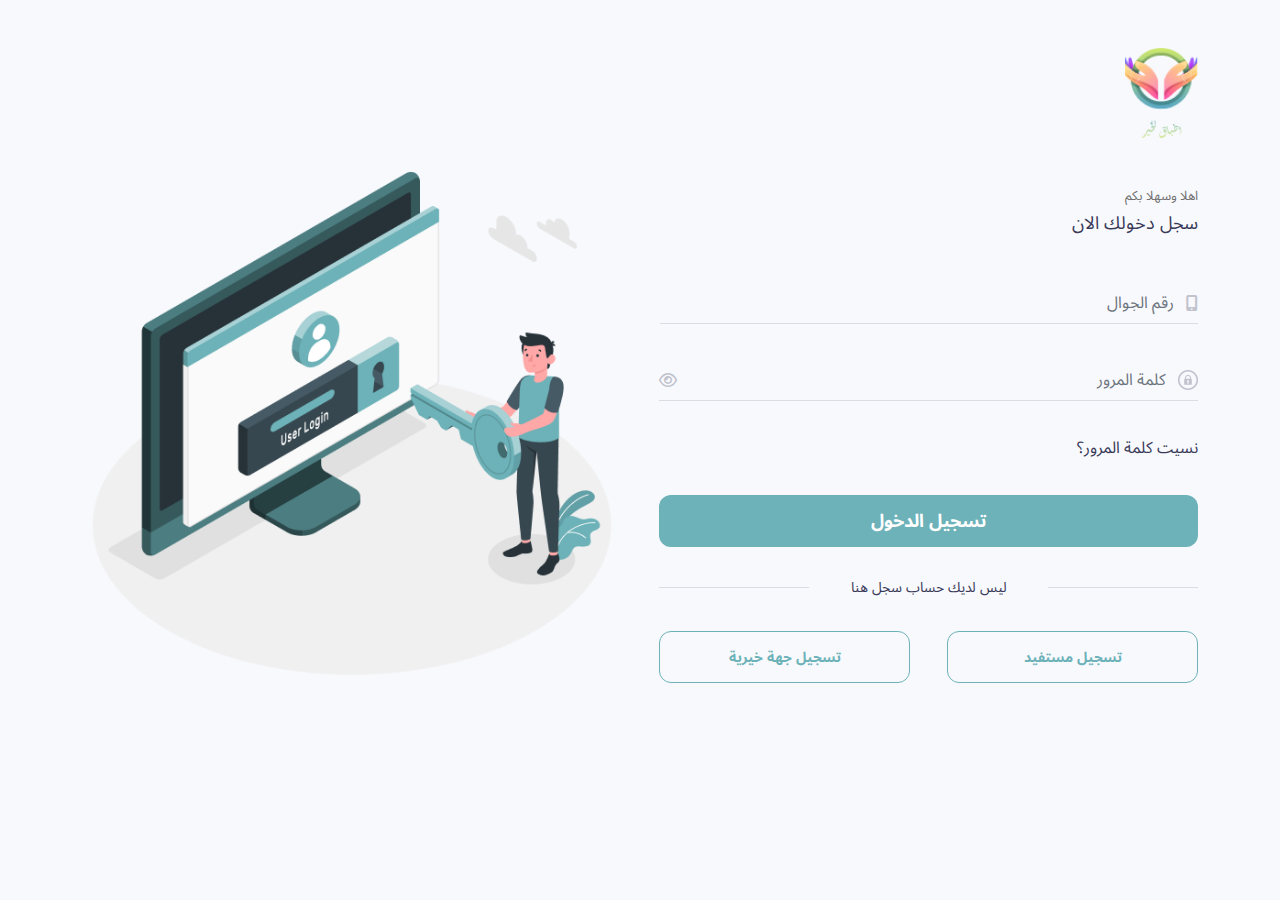
<file: index.html>
<!DOCTYPE html>
<html dir="rtl">

<head>
    <meta charset="UTF-8">
    <meta http-equiv="X-UA-Compatible" content="IE=edge">
    <meta name="viewport" content="width=device-width, initial-scale=1.0">
    <title>Login</title>
    <!-- import css bootstrap -->
    <link rel="stylesheet" href="css/bootstrap.min.css">
    <!--  Font Awesome Library -->
    <link rel="stylesheet" href="css/all.min.css">
    <!-- Main Style CSS File -->
    <link rel="stylesheet" href="css/style.css">
</head>

<body>
    <!-- Start header -->
    <header>
        <div class="container">
            <img src="images/logo.png" alt="" class="pt-5 logo">
        </div>
    </header>
    <!-- End header -->
    <!-- Start login form-->
    <section>
        <div class="container">
            <div class="login row">
                <div class="login-form col-lg-6">
                    <p class="pt-5 mb-0">اهلا وسهلا بكم</p>
                    <p class="mt-2">سجل دخولك الان</p>
                    <form action="">
                        <div class="input-group mt-5">
                            <div class="phone-input">
                                <i class="fa-solid fa-mobile-screen-button"></i>
                                <input type="text" class="form-control w-100" placeholder="رقم الجوال"
                                    aria-label="phoneNumber" aria-describedby="addon-wrapping">
                            </div>

                            <div class="password-input">
                                <img src="images/password.svg" alt="">
                                <input type="password" class="form-control w-100" placeholder="كلمة المرور"
                                    aria-label="password" aria-describedby="addon-wrapping">
                                <i class="fa-regular fa-eye"></i>
                            </div>
                            <a href="#" class="forgot-password">نسيت كلمة المرور؟</a>
                            <input type="submit" class="submit" value="تسجيل الدخول">
                            <div class="register">
                                <div class="line"></div>
                                <a href="#">ليس لديك حساب سجل هنا</a>
                                <div class="line"></div>
                            </div>
                            <div class="register-as">
                                <a href="register page/register.html">تسجيل مستفيد</a>
                                <a href="#">تسجيل جهة خيرية</a>
                            </div>
                        </div>

                    </form>
                </div>
                <div class="login-img col-lg-6">
                    <img src="images/Login-amico (1) 1.png" alt="">
                </div>
            </div>
        </div>
    </section>
    <!-- End login form-->
    <!-- import js bootstrap -->
    <script src="js/bootstrap.bundle.min.js"></script>
</body>

</html>
</file>
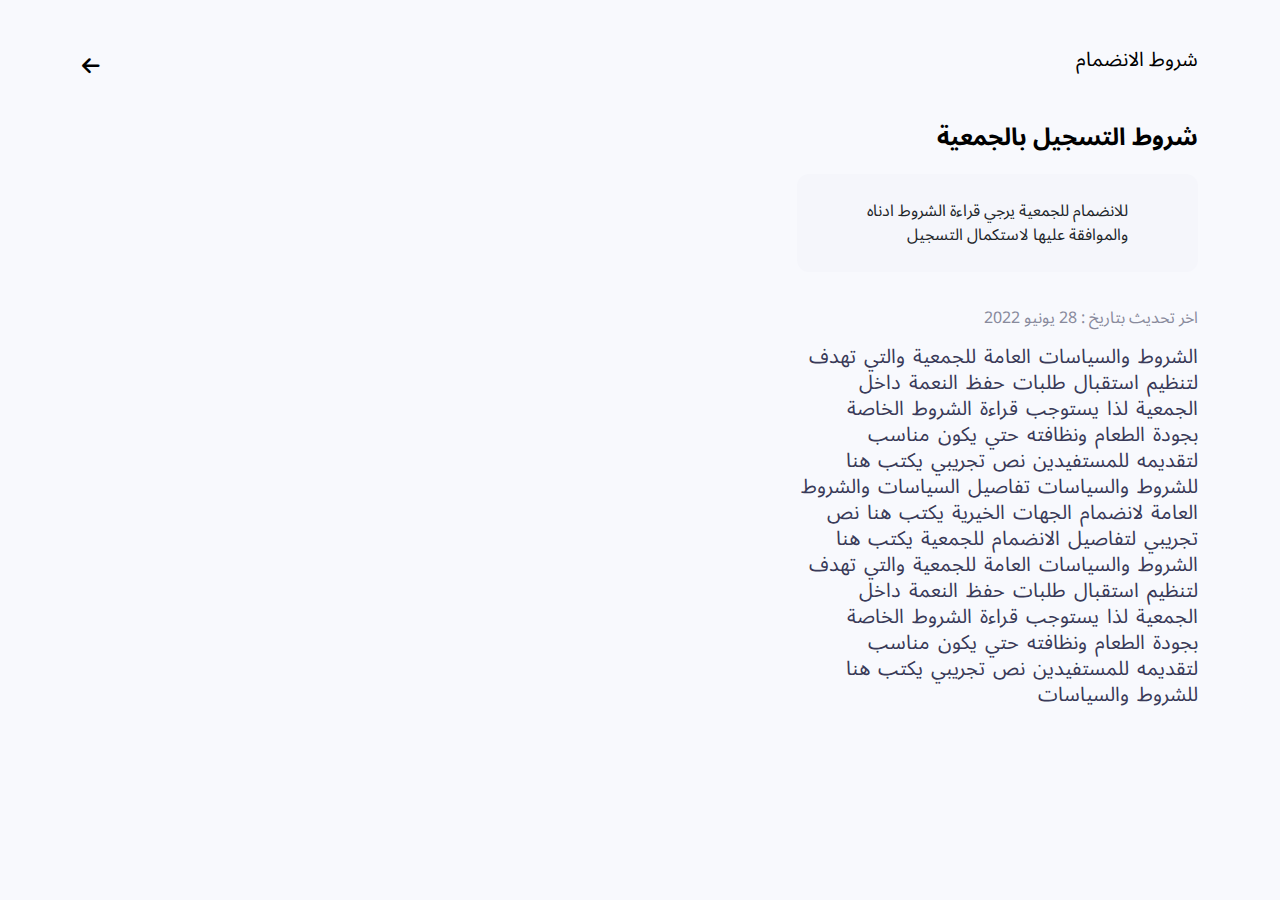
<file: Joining conditions page/joining-conditions.html>
<!DOCTYPE html>
<html dir="rtl">

<head>
    <meta charset="UTF-8">
    <meta http-equiv="X-UA-Compatible" content="IE=edge">
    <meta name="viewport" content="width=device-width, initial-scale=1.0">
    <title>joining conditions</title>
    <!-- import bootstrap css -->
    <link rel="stylesheet" href="../css/bootstrap.min.css">
    <!--  Font Awesome Library -->
    <link rel="stylesheet" href="../css/all.min.css">
    <!-- Main Style CSS File -->
    <link rel="stylesheet" href="joining-conditions.css">
</head>

<body>
    <div class="container">
        <div class="header-page pt-5">
            <p>شروط الانضمام</p>
            <a href="#"><i class="fa-solid fa-arrow-left"></i></a>
        </div>
        <h1 class="page-title">شروط التسجيل بالجمعية</h1>
        <div class="read-conditions">
            <p>للانضمام للجمعية يرجي قراءة الشروط
                ادناه والموافقة عليها لاستكمال التسجيل</p>
        </div>
        <p class="last-update">اخر تحديث بتاريخ : 28 يونيو 2022</p>
        <p class="conditions-content">الشروط والسياسات العامة للجمعية والتي تهدف
            لتنظيم استقبال طلبات حفظ النعمة داخل الجمعية
            لذا يستوجب قراءة الشروط الخاصة بجودة الطعام
            ونظافته حتي يكون مناسب لتقديمه للمستفيدين
            نص تجريبي يكتب هنا للشروط والسياسات
            تفاصيل السياسات والشروط العامة لانضمام
            الجهات الخيرية يكتب هنا نص تجريبي لتفاصيل
            الانضمام للجمعية يكتب هنا
            الشروط والسياسات العامة للجمعية والتي تهدف
            لتنظيم استقبال طلبات حفظ النعمة داخل الجمعية
            لذا يستوجب قراءة الشروط الخاصة بجودة الطعام
            ونظافته حتي يكون مناسب لتقديمه للمستفيدين
            نص تجريبي يكتب هنا للشروط والسياسات
        </p>
    </div>
</body>

</html>
</file>
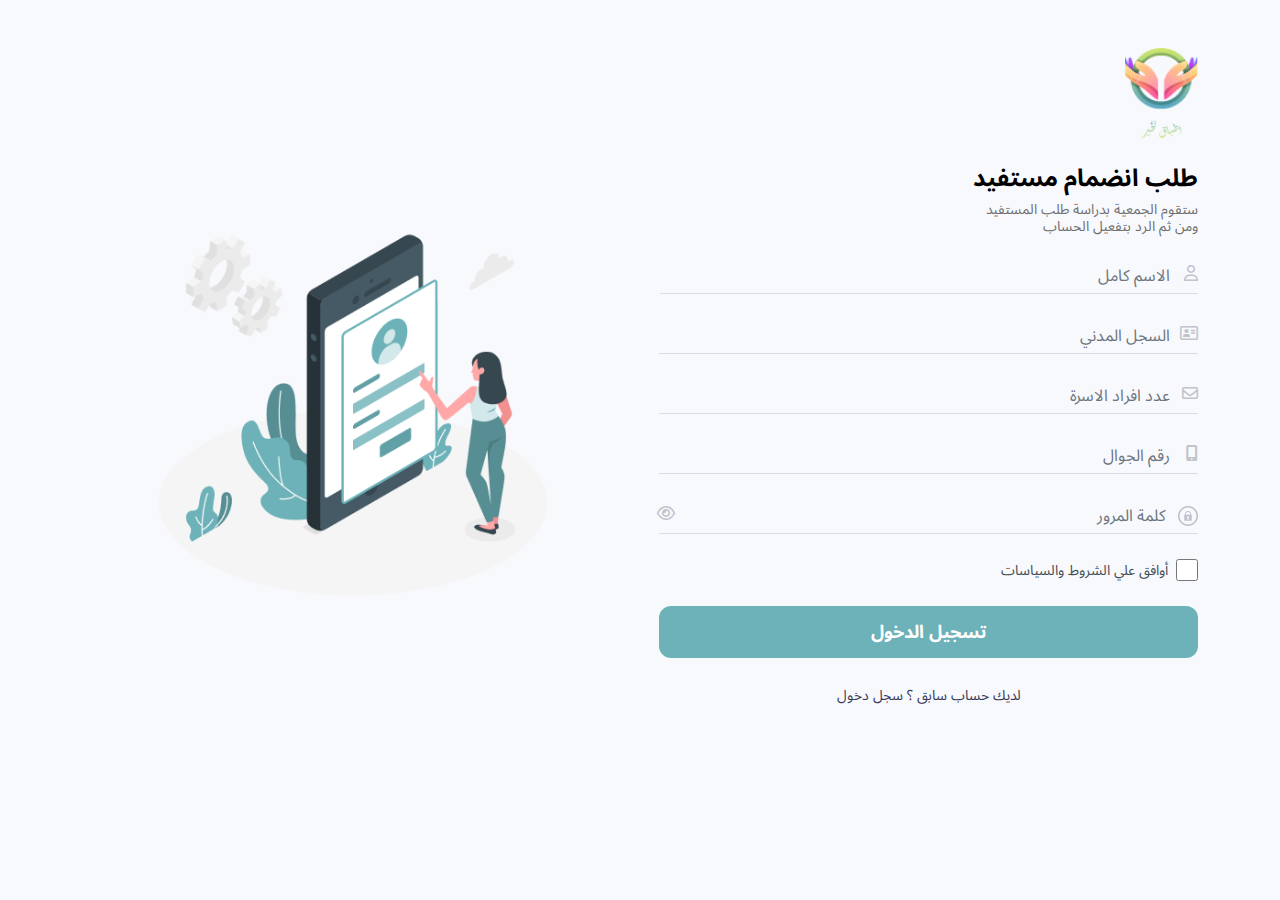
<file: register page/register.html>
<!DOCTYPE html>
<html dir="rtl">

<head>
    <meta charset="UTF-8">
    <meta http-equiv="X-UA-Compatible" content="IE=edge">
    <meta name="viewport" content="width=device-width, initial-scale=1.0">
    <title>register</title>
    <!-- import css bootstrap -->
    <link rel="stylesheet" href="../css/bootstrap.min.css">
    <!--  Font Awesome Library -->
    <link rel="stylesheet" href="../css/all.min.css">
    <!-- Main Style CSS File -->
    <link rel="stylesheet" href="register.css">
</head>

<body>
    <!-- Start header -->
    <header>
        <div class="container">
            <img src="../images/logo.png" alt="" class="pt-5 logo">
        </div>
    </header>
    <!-- End header -->
    <!-- Start login form-->
    <section>
        <div class="container">
            <div class="login row">
                <div class="login-form col-lg-6">
                    <p class="pt-4 mb-0">طلب انضمام مستفيد</p>
                    <p class="mt-2">ستقوم الجمعية بدراسة طلب المستفيد<br>
                        ومن ثم الرد بتفعيل الحساب</p>
                    <form action="">
                        <div class="input-group mt-4">

                            <div class="full-name-input">
                                <i class="fa-regular fa-user"></i>
                                <input type="text" class="form-control w-100" placeholder="الاسم كامل"
                                    aria-label="FullName" aria-describedby="addon-wrapping">
                            </div>

                            <div class="civil-registry-input">
                                <i class="fa-regular fa-address-card"></i>
                                <input type="text" class="form-control w-100" placeholder="السجل المدني"
                                    aria-label="CivilRegistry" aria-describedby="addon-wrapping">
                            </div>

                            <div class="family-number-input">
                                <i class="fa-regular fa-envelope"></i>
                                <input type="text" class="form-control w-100" placeholder="عدد افراد الاسرة"
                                    aria-label="FamilyNumber" aria-describedby="addon-wrapping">
                            </div>

                            <div class="phone-input">
                                <i class="fa-solid fa-mobile-screen-button"></i>
                                <input type="text" class="form-control w-100" placeholder="رقم الجوال"
                                    aria-label="phoneNumber" aria-describedby="addon-wrapping">
                            </div>

                            <div class="password-input">
                                <img src="../images/password.svg" alt="">
                                <input type="password" class="form-control w-100" placeholder="كلمة المرور"
                                    aria-label="password" aria-describedby="addon-wrapping">
                                <i class="fa-regular fa-eye"></i>
                            </div>
                            <div class="checkbox-agree">
                                <input type="checkbox" id="agree">
                                <label for="agree" class="me-2 agree-label">أوافق علي الشروط والسياسات</label>
                            </div>
                            <input type="submit" class="submit" value="تسجيل الدخول">
                            <div class="register">
                                <a href="../index.html">لديك حساب سابق ؟ سجل دخول</a>
                            </div>
                        </div>

                    </form>
                </div>
                <div class="login-img col-lg-6">
                    <img src="../images/Mobile login-amico (1) 1.png" alt="">
                </div>
            </div>
        </div>
    </section>
    <!-- End login form-->
</body>

</html>
</file>
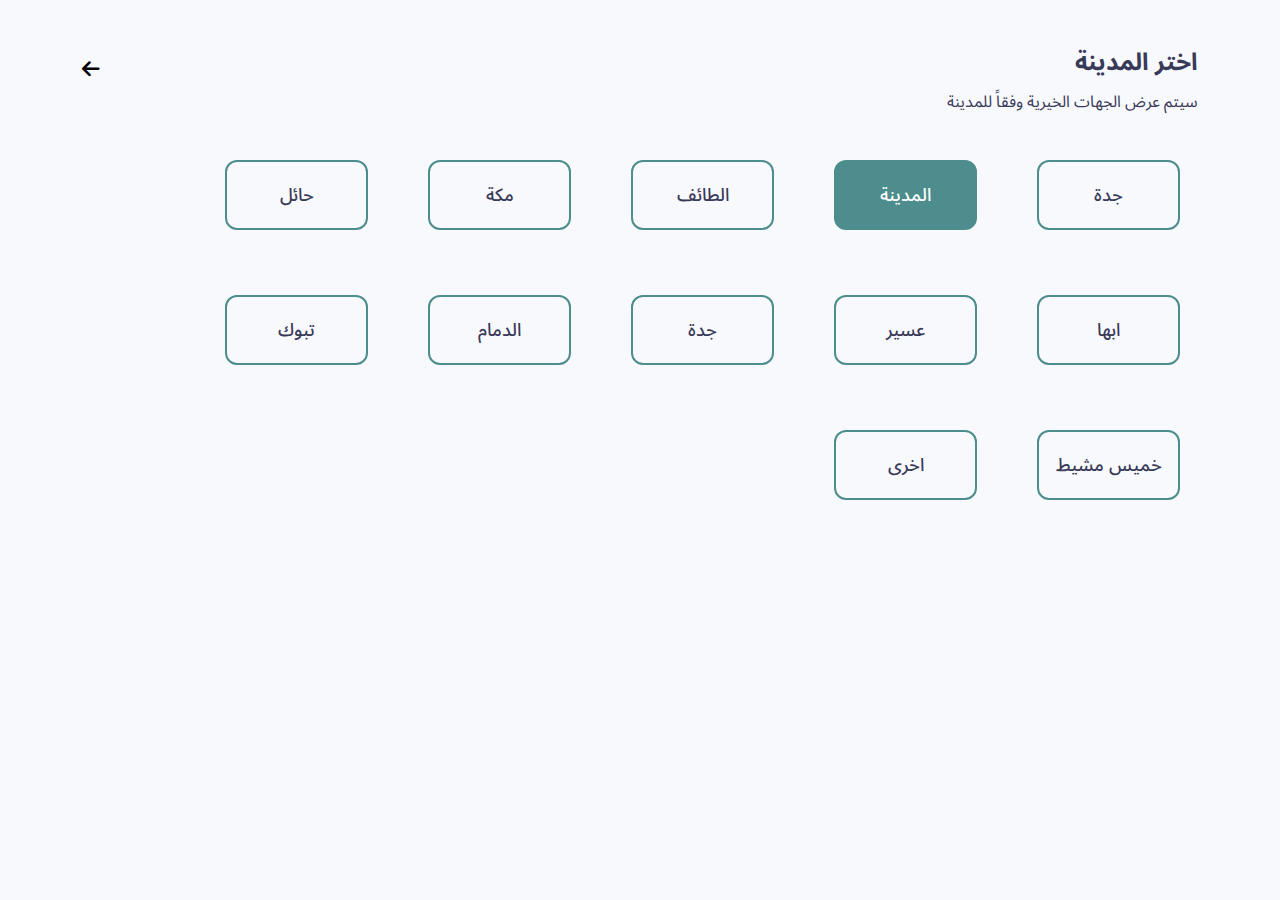
<file: select country page/select-country.html>
<!DOCTYPE html>
<html dir="rtl">
<head>
    <meta charset="UTF-8">
    <meta http-equiv="X-UA-Compatible" content="IE=edge">
    <meta name="viewport" content="width=device-width, initial-scale=1.0">
    <title>select country</title>
    <!-- import css bootstrap -->
    <link rel="stylesheet" href="../css/bootstrap.min.css">
    <!--  Font Awesome Library -->
    <link rel="stylesheet" href="../css/all.min.css">
    <!-- Main Style CSS File -->
    <link rel="stylesheet" href="select-country.css">
</head>
<body>
        <div class="container">
            <div class="header-page pt-5">
                <p>اختر المدينة</p>
                <a href="#"><i class="fa-solid fa-arrow-left"></i></a>
            </div>
            <p class="page-title">سيتم عرض الجهات الخيرية وفقاً للمدينة</p>
            <div class="modal fade" id="exampleModalToggle" aria-hidden="true" aria-labelledby="exampleModalToggleLabel"
                tabindex="-1">
                <div class="modal-dialog modal-dialog-centered">
                    <div class="modal-content">
                        <div class="modal-header">
                            <h1 class="modal-title fs-5" id="exampleModalToggleLabel">اختر الحي</h1>
                            <button type="button" class="btn-close" data-bs-dismiss="modal" aria-label="Close"></button>
                        </div>
                        <div class="modal-body">
                            <ul>
                                <li>حي الرويس</li>
                                <li>حي الربوة</li>
                                <li>حي الفيحاء</li>
                                <li>حي الروضة</li>
                            </ul>
                        </div>
                        <div class="modal-footer">
                            <button class="btn" data-bs-target="#exampleModalToggle2" data-bs-toggle="modal"> 
                                تحديد</button>
                        </div>
                    </div>
                </div>
            </div>
            <div class="modal fade" id="exampleModalToggle2" aria-hidden="true" aria-labelledby="exampleModalToggleLabel2"
                tabindex="-1">
                <div class="modal-dialog modal-dialog-centered">
                    <div class="modal-content">
                        <div class="modal-header">
                            <h1 class="modal-title fs-5" id="exampleModalToggleLabel2">Modal 2</h1>
                            <button type="button" class="btn-close" data-bs-dismiss="modal" aria-label="Close"></button>
                        </div>
                        <div class="modal-body">
                            Hide this modal and show the first with the button below.
                        </div>
                        <div class="modal-footer">
                            <button class="btn btn-primary" data-bs-target="#exampleModalToggle" data-bs-toggle="modal">Back to
                                first</button>
                        </div>
                    </div>
                </div>
            </div>
            
            <ul class="city row mt-5">
                <a class="col-6 col-lg-2 col-md-4"  data-bs-target="#exampleModalToggle" data-bs-toggle="modal" href="#"> <li class=""> جدة </li> </a>
                <a class="col-6 col-lg-2 col-md-4  active"  data-bs-target="#exampleModalToggle" data-bs-toggle="modal" href="#"><li> المدينة </li></a>
                <a class="col-6 col-lg-2 col-md-4" href="#" data-bs-target="#exampleModalToggle" data-bs-toggle="modal" ><li class=""> الطائف </li></a>
                <a class="col-6 col-lg-2 col-md-4" href="#" data-bs-target="#exampleModalToggle" data-bs-toggle="modal" ><li class=""> مكة </li></a>
                <a class="col-6 col-lg-2 col-md-4" href="#" data-bs-target="#exampleModalToggle" data-bs-toggle="modal" ><li class=""> حائل </li></a>
                <a class="col-6 col-lg-2 col-md-4" href="#" data-bs-target="#exampleModalToggle" data-bs-toggle="modal" ><li class=""> ابها </li></a>
                <a class="col-6 col-lg-2 col-md-4" href="#" data-bs-target="#exampleModalToggle" data-bs-toggle="modal" ><li class=""> عسير </li></a>
                <a class="col-6 col-lg-2 col-md-4" href="#" data-bs-target="#exampleModalToggle" data-bs-toggle="modal" ><li class=""> جدة </li></a>
                <a class="col-6 col-lg-2 col-md-4" href="#" data-bs-target="#exampleModalToggle" data-bs-toggle="modal" ><li class=""> الدمام </li></a>
                <a class="col-6 col-lg-2 col-md-4" href="#" data-bs-target="#exampleModalToggle" data-bs-toggle="modal" ><li class=""> تبوك </li></a>
                <a class="col-6 col-lg-2 col-md-4" href="#" data-bs-target="#exampleModalToggle" data-bs-toggle="modal" ><li class=""> خميس مشيط </li></a>
                <a class="col-6 col-lg-2 col-md-4" href="#" data-bs-target="#exampleModalToggle" data-bs-toggle="modal" ><li class=""> اخرى </li></a>
            </ul>
        </div>
        <script src="../js/bootstrap.bundle.min.js"></script>
        <script src="../js/main.js"></script>
</body>
</html>
</file>
<file: css/style.css>
/* import "Noto Sans Arabic" font */
@import url("https://fonts.googleapis.com/css2?family=Alexandria:wght@100;200;300;400;500;600;700;800;900&family=Cairo:wght@200;300;400;500;700;800;900&family=Inter:wght@100;200;300;400;500;600;700;800;900&family=Mada:wght@200;300;400;500;600;700;900&family=Noto+Naskh+Arabic:wght@400;500;600;700&family=Noto+Sans+Arabic:wght@100;200;300;400;500;600;700&family=Open+Sans:ital,wght@0,300;0,400;0,500;0,600;0,700;0,800;1,800&family=Outfit:wght@100;200;300;400;500;600;700&display=swap");
/* Start Global Rules */
* {
  -moz-box-sizing: border-box;
  -webkit-box-sizing: border-box;
  box-sizing: border-box;
}
:root {
  --main-text-color: #393a58;
  --main-text-alt: #707070;
  --min-btn-color: #6cb2b8;
  --main-transition: 0.3s;
}
html {
  scroll-behavior: smooth;
}
body {
  margin: 0;
  padding: 0;
  font-family: "Noto Sans Arabic", sans-serif;
  background-color: #f8f9fd;
  height: 100vh;
}
ul {
  list-style: none;
  margin: 0;
  padding: 0;
}
a {
  text-decoration: none;
}
a:hover {
  color: var(--main-text-color);
}
/* End Global Rules */
/* Start login form */
.login-form > :first-child {
  font-weight: 400;
  font-size: 13px;
  line-height: 16px;
  color: var(--main-text-alt);
}
.login-form > :nth-child(2) {
  font-weight: 400;
  font-size: 18px;
  line-height: 22px;
  color: var(--main-text-color);
}
form {
  height: 421px;
  width: 538px;
}
form .input-group {
  display: flex;
  flex-direction: column;
}
.form-control {
  background-color: transparent !important;
  border: none;
  border-radius: 0px;
  transition: none !important;
  height: 42px;
}
.form-control:focus {
  box-shadow: none !important;
  border-color: var(--min-btn-color);
}

.phone-input,
.password-input {
  display: flex;
  justify-content: center;
  align-items: center;
  height: 42px;
  border-bottom: 1px solid rgba(57, 58, 88, 0.15);
  margin-bottom: 35px;
  position: relative;
}
.phone-input i,
.password-input i {
  color: #c1c3cd;
}
.password-input img {
  opacity: 0.5;
}
.forgot-password {
  color: var(--main-text-color);
  margin-bottom: 35px;
}
.submit {
  height: 52px;
  text-align: center;
  background: #6cb2b8;
  border-radius: 12px !important;
  color: white;
  font-weight: 700;
  font-size: 18px;
  border: none;
}
.register {
  display: flex;
  justify-content: space-between;
  align-items: center;
  margin-top: 30px;
}
.register a {
  color: var(--main-text-color);
  font-weight: 400;
  font-size: 14px;
  margin-bottom: 0;
}
.line {
  width: 150px;
  height: 1px;
  background-color: rgba(57, 58, 88, 0.15);
}
.register-as {
  display: flex;
  justify-content: space-between;
  align-items: center;
  margin-top: 33px;
}
.register-as a {
  display: flex;
  justify-content: center;
  align-items: center;
  height: 52px;
  width: 251px;
  border-radius: 12px;
  border: 1px solid #6cb2b8;
  border-radius: 12px;
  font-weight: 700;
  font-size: 14px;
  color: #6cb2b8;
}
.login-img img {
  width: 550px;
  height: 550px;
}
@media (max-width: 1199px) {
  .login-img {
    display: none;
  }
}
@media (max-width: 576px) {
  form {
    width: 90%;
    margin: 0 auto;
  }
  .line {
    width: 50px;
  }
  .register-as a {
    width: 145px;
  }
  .logo,.login-form>:first-child,.login-form>:nth-child(2){
    margin-right: 5%;
  }
}
/* End login form */
</file>
<file: Joining conditions page/joining-conditions.css>
/* import "Noto Sans Arabic" font */
@import url("https://fonts.googleapis.com/css2?family=Alexandria:wght@100;200;300;400;500;600;700;800;900&family=Cairo:wght@200;300;400;500;700;800;900&family=Inter:wght@100;200;300;400;500;600;700;800;900&family=Mada:wght@200;300;400;500;600;700;900&family=Noto+Naskh+Arabic:wght@400;500;600;700&family=Noto+Sans+Arabic:wght@100;200;300;400;500;600;700&family=Open+Sans:ital,wght@0,300;0,400;0,500;0,600;0,700;0,800;1,800&family=Outfit:wght@100;200;300;400;500;600;700&display=swap");
/* Start Global Rules */
* {
  -moz-box-sizing: border-box;
  -webkit-box-sizing: border-box;
  box-sizing: border-box;
}
:root {
  --main-text-color: #393a58;
  --main-text-alt: #707070;
  --min-btn-color: #6cb2b8;
  --main-transition: 0.3s;
}
html {
  scroll-behavior: smooth;
}
body {
  margin: 0;
  padding: 0;
  font-family: "Noto Sans Arabic", sans-serif;
  background-color: #f8f9fd;
  height: 100vh;
}
ul {
  list-style: none;
  margin: 0;
  padding: 0;
}
a {
  text-decoration: none;
}
a:hover {
  color: var(--main-text-color);
}
/* End Global Rules */

.header-page{
    display: flex;
    justify-content: space-between;
    align-items: center;
}
.header-page p{
    font-weight: 400;
    font-size: 20px;
    line-height: 24px;
    color: #000000;
}
.header-page i{
    font-size: 20px;
    color:#000000;
}
.page-title{
    font-weight: 700;
    font-size: 24px;
    line-height: 29px;
    color: #000000;
    margin-top: 35px;
}

.read-conditions{
    width: 401px;
    height: 98px;
    background: #F5F6FB;
    border-radius: 12px;
    display: flex;
    justify-content: center;
    align-items: center;
    padding: 30px 70px;
    margin-top: 22px;
}
.read-conditions>p{
    margin-bottom: 0;
}
.last-update{
    font-weight: 400;
    font-size: 16px;
    line-height: 19px;
    color: #888A9C;
    margin-top: 37px;
}
.conditions-content{
    width: 397px;
    height: auto;
    font-weight: 400;
    font-size: 20px;
    color: #393A58;
    word-spacing: 3px;
    line-height: 26px;
}
@media(max-width:576px){
    .conditions-content{
        width: 100%;
    }
    .page-title{
        text-align: center;
    }
    .header-page p{
        margin: 0 auto;
    }
    .read-conditions,.last-update{
        padding-right: 32px;
    }
    .conditions-content{
        padding-right: 36px;
    }
}
</file>
<file: register page/register.css>
/* import "Noto Sans Arabic" font */
@import url("https://fonts.googleapis.com/css2?family=Alexandria:wght@100;200;300;400;500;600;700;800;900&family=Cairo:wght@200;300;400;500;700;800;900&family=Inter:wght@100;200;300;400;500;600;700;800;900&family=Mada:wght@200;300;400;500;600;700;900&family=Noto+Naskh+Arabic:wght@400;500;600;700&family=Noto+Sans+Arabic:wght@100;200;300;400;500;600;700&family=Open+Sans:ital,wght@0,300;0,400;0,500;0,600;0,700;0,800;1,800&family=Outfit:wght@100;200;300;400;500;600;700&display=swap");
/* Start Global Rules */
* {
  -moz-box-sizing: border-box;
  -webkit-box-sizing: border-box;
  box-sizing: border-box;
}
:root {
  --main-text-color: #393a58;
  --main-text-alt: #707070;
  --min-btn-color: #6cb2b8;
  --main-transition: 0.3s;
}
html {
  scroll-behavior: smooth;
}
body {
  margin: 0;
  padding: 0;
  font-family: "Noto Sans Arabic", sans-serif;
  background-color: #f8f9fd;
  height: 100vh;
}
ul {
  list-style: none;
  margin: 0;
  padding: 0;
}
a {
  text-decoration: none;
}
a:hover {
  color: var(--main-text-color);
}
/* End Global Rules */
/* Start login form */
.login-form > :first-child {
  font-weight: 700;
  font-size: 24px;
  line-height: 29px;
  color: #000000;
}
.login-form > :nth-child(2) {
  font-weight: 400;
  font-size: 14px;
  line-height: 17px;
  text-align: right;
  color: var(--main-text-alt);
}
form {
  width: 538px;
}
form .input-group {
  display: flex;
  flex-direction: column;
}
.form-control {
  background-color: transparent !important;
  border: none;
  border-radius: 0px;
  transition: none !important;
  height: 35px;
}
.form-control:focus {
  box-shadow: none !important;
  border-color: var(--min-btn-color);
}
.civil-registry-input,
.family-number-input,
.full-name-input,
.phone-input,
.password-input {
  display: flex;
  justify-content: center;
  align-items: center;
  height: 35px;
  border-bottom: 1px solid rgba(57, 58, 88, 0.15);
  margin-bottom: 25px;
  position: relative;
}
.civil-registry-input i,
.family-number-input i,
.full-name-input i,
.phone-input i,
.password-input i {
  color: #c1c3cd;
  width: 16px;
  height: 22px;
}
.password-input img {
  opacity: 0.5;
}

.submit {
  height: 52px;
  text-align: center;
  background: #6cb2b8;
  border-radius: 12px !important;
  color: white;
  font-weight: 700;
  font-size: 18px;
  border: none;
}
.register {
  margin-top: 25px;
  text-align: center;
}
.register a {
  color: var(--main-text-color);
  font-weight: 400;
  font-size: 14px;
  margin-bottom: 0;
}

.agree-label {
  font-weight: 400;
  font-size: 14px;
  line-height: 15px;
  color: #434f56;
}
#agree {
  width: 22px;
  height: 22px;
}
.checkbox-agree {
  display: flex;
  align-items: center;
  margin-bottom: 25px;
}
.login-img img {
  width: 550px;
  height: 550px;
}
@media (max-width: 1199px) {
  .login-img {
    display: none;
  }
}
@media (max-width: 576px) {
  form {
    width: 90%;
    margin: 0 auto;
  }

  .logo,
  .login-form > :first-child,
  .login-form > :nth-child(2) {
    margin-right: 5%;
  }
}
/* End login form */
</file>
<file: select country page/select-country.css>
/* import "Noto Sans Arabic" font */
@import url("https://fonts.googleapis.com/css2?family=Alexandria:wght@100;200;300;400;500;600;700;800;900&family=Cairo:wght@200;300;400;500;700;800;900&family=Inter:wght@100;200;300;400;500;600;700;800;900&family=Mada:wght@200;300;400;500;600;700;900&family=Noto+Naskh+Arabic:wght@400;500;600;700&family=Noto+Sans+Arabic:wght@100;200;300;400;500;600;700&family=Open+Sans:ital,wght@0,300;0,400;0,500;0,600;0,700;0,800;1,800&family=Outfit:wght@100;200;300;400;500;600;700&display=swap");
/* Start Global Rules */
* {
  -moz-box-sizing: border-box;
  -webkit-box-sizing: border-box;
  box-sizing: border-box;
}
:root {
  --main-text-color: #393a58;
  --main-text-alt: #707070;
  --min-btn-color: #6cb2b8;
  --main-transition: 0.3s;
}
html {
  scroll-behavior: smooth;
}
body {
  margin: 0;
  padding: 0;
  font-family: "Noto Sans Arabic", sans-serif;
  background-color: #f8f9fd;
  height: 100vh;
}
ul {
  list-style: none;
  margin: 0;
  padding: 0;
}
a {
  text-decoration: none;
}
a:hover {
  color: var(--main-text-color);
}
/* End Global Rules */

.header-page {
  display: flex;
  justify-content: space-between;
  align-items: center;
}
.header-page p {
  font-weight: 700;
  font-size: 24px;
  line-height: 29px;
  color: var(--main-text-color);
}
.header-page i {
  font-size: 20px;
  color: #000000;
}
.page-title {
  font-weight: 400;
  font-size: 16px;
  line-height: 19px;
  color: var(--main-text-color);
}
.city{
    /* gap: 10px; */
}
.city a{
    margin-bottom: 65px;
    height: 70px;
    border-radius: 12px;
    border: 2px solid #4D8D8D;
    display: flex;
    justify-content: center;
    align-items: center;
    width: 143px;
    height: 70px;
    margin-left: 30px;
    margin-right:30px;
    font-weight: 500;
    font-size: 18px;
    line-height: 22px;
    color: #393A58;
}
.active{
    background-color: #4D8D8D;
    color: white !important;
}

@media(max-width:576px){
.city a{
    margin: 20px auto;
}
.header-page p,.page-title{
    margin-right: 26px !important;
}
.header-page a{
    margin-left: 20px;
}
}
/* Start modal */
.modal-header{
  width: 100%;
  display: flex !important;
  justify-content: space-between !important;
  align-items: center !important;
  margin-top: 26px;
  border-bottom: none !important;
  padding: 0 30px;
}
.modal-header h1{
  font-size: 18px;
  font-weight: bold;
  color: #999BAE;
}
.modal-header button{
  margin-left: 0 !important;
}
.modal-body ul{
  display: flex;
  flex-direction: column;
  align-items: center;
  text-align: center;
}
.modal-body ul li{
  width: 240px;
  padding: 16px 0;
  border-bottom: 1px solid #E9ECF1;
  color: #999BAE;
  font-size: 26px;
  font-weight: bold;
}
.modal-body ul li:hover{
  color: #434F56;
  cursor: pointer;
}
.modal-footer{
  border-top: none !important;
}
.modal-footer button{
  width: 257px;
  height: 52px;
  background-color: #6CB2B8;
  margin: 0 auto;
  text-align: center;
  font-size: 18px;
  font-weight: bold;
  color: #FFFFFF;
  border-radius: 12px;
  margin-bottom: 44px;
}
.modal-footer button:hover{
  background-color: #6CB2B8 !important;
  color: #FFFFFF !important;
}
/* End modal */
</file>
